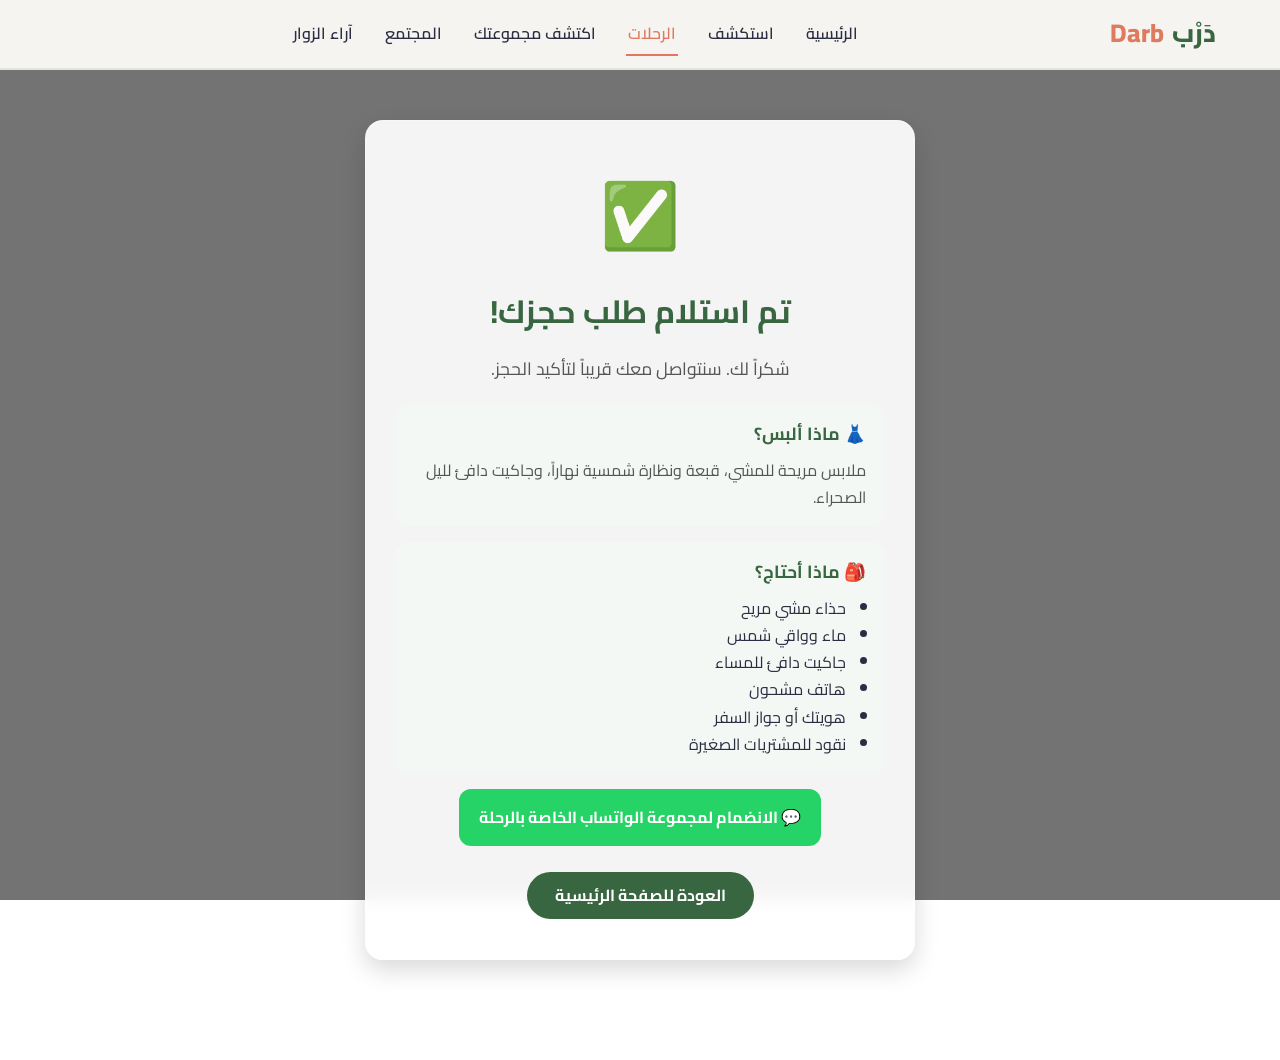
<file: public/confirmation.html>
<!DOCTYPE html>
<html lang="ar" dir="rtl">
<head>
<meta charset="UTF-8">
<meta name="viewport" content="width=device-width, initial-scale=1.0">
<title>تم استلام طلب الحجز | دَرْب</title>
<link rel="stylesheet" href="style.css">
<style>
.confirm-card{max-width:550px;margin:50px auto;text-align:center;padding:40px 30px}
.check-icon{font-size:4rem;margin-bottom:15px}
.confirm-card h2{justify-content:center;font-size:2rem}
.confirm-card p{color:#555;margin-bottom:20px;font-size:1.1rem}
.whatsapp-box{background:#25D366;color:#fff;padding:15px 20px;border-radius:12px;display:inline-block;text-decoration:none;font-weight:700;margin-bottom:26px;transition:transform .2s}
.whatsapp-box:hover{transform:translateY(-2px)}
.info-box{text-align:right;background:#f4f8f4;border-radius:12px;padding:15px 18px;margin-bottom:16px}
.info-box h3{color:var(--primary-color);margin-bottom:8px;font-size:1.1rem}
.info-box ul{padding-right:20px;margin:0}
.info-box p{font-size:1rem;margin:0}
</style>
</head>
<body>
<header>
  <a href="index.html" class="logo">دَرْب <span>Darb</span></a>
  <button class="menu-toggle" aria-label="القائمة" aria-expanded="false">☰</button>
  <nav aria-label="القائمة الرئيسية"><ul><li><a href="index.html">الرئيسية</a></li><li><a href="explore.html">استكشف</a></li><li><a href="trips.html" class="active" aria-current="page">الرحلات</a></li><li><a href="match.html">اكتشف مجموعتك</a></li><li><a href="community.html">المجتمع</a></li><li><a href="feedback.html">آراء الزوار</a></li></ul></nav>
</header>
<main class="container">
  <div class="card confirm-card">
    <div class="check-icon" aria-hidden="true">✅</div>
    <h2>تم استلام طلب حجزك!</h2>
    <p id="sum">شكراً لك. سنتواصل معك قريباً لتأكيد الحجز.</p>
    <div id="addonsBox" class="info-box" style="display:none"></div>
<div id="dressBox" class="info-box"></div>
<div id="bringBox" class="info-box"></div>
    <!-- TODO: استبدلوا الرابط برابط مجموعة الواتساب الحقيقي -->
   <a id="wa" href="https://chat.whatsapp.com/exampleGroupLink123" target="_blank" rel="noopener" class="whatsapp-box">💬 الانضمام لمجموعة الواتساب الخاصة بالرحلة</a>
    <div><a href="index.html" class="btn-primary">العودة للصفحة الرئيسية</a></div>
  </div>
</main>
<script src="script.js"></script>
<script>
const p=new URLSearchParams(location.search),t=DARB_TRIPS[p.get('trip')],n=(p.get('name')||'').trim();
if(t)document.getElementById('sum').textContent='شكراً '+(n||'لك')+'. استلمنا طلب حجز '+(+p.get('seats')||1)+' مقعد في «'+t.title+'» ('+t.date+'). سنتواصل معك لتأكيد الحجز وطريقة الدفع.';
const num=(p.get('trip')||'').replace(/\D/g,'')||'1';
const addons=(p.get('addons')||'').split(',').filter(Boolean);
const addonNames={guide:'🧭 مرشد سياحي',photo:'📸 مصور',car:'🚗 سيارة خاصة'};

const info={
 '1':{dress:'ملابس مريحة للمشي، قبعة ونظارة شمسية نهاراً، وجاكيت دافئ لليل الصحراء.',
      bring:['حذاء مشي مريح','ماء وواقي شمس','جاكيت دافئ للمساء','هاتف مشحون','هويتك أو جواز السفر','نقود للمشتريات الصغيرة']},
 '2':{dress:'لباس محتشم لأنها مواقع دينية: أكتاف وركبتان مغطاة، وحذاء مريح.',
      bring:['وشاح أو شال خفيف','ماء وقبعة','حذاء مريح للمشي','هويتك أو جواز السفر','نقود للمشاغل والمطاعم','هاتف مشحون']},
 '3':{dress:'ملابس خفيفة ومريحة وحذاء مناسب للأدراج والمشي، مع قبعة للشمس.',
      bring:['حذاء مريح للمشي','ماء وواقي شمس','نقود للكنافة والمقاهي','هاتف مشحون','حقيبة صغيرة خفيفة']}
};
const d=info[num]||info['1'];
document.getElementById('dressBox').innerHTML='<h3>👗 ماذا ألبس؟</h3><p>'+d.dress+'</p>';
document.getElementById('bringBox').innerHTML='<h3>🎒 ماذا أحتاج؟</h3><ul>'+d.bring.map(function(i){return '<li>'+i+'</li>'}).join('')+'</ul>';

const chosen=addons.filter(function(a){return addonNames[a]});
if(chosen.length){
  const box=document.getElementById('addonsBox');
  box.style.display='block';
  box.innerHTML='<h3>✅ إضافاتك</h3><ul>'+chosen.map(function(a){return '<li>'+addonNames[a]+'</li>'}).join('')+'</ul>';
}

/* روابط واتساب: استبدلوا REPLACE بروابط مجموعات حقيقية */
const wa={'1':'REPLACE','2':'REPLACE','3':'REPLACE'};
if(wa[num]&&wa[num]!=='REPLACE')document.getElementById('wa').href=wa[num];
</script>
</body></html>
</file>
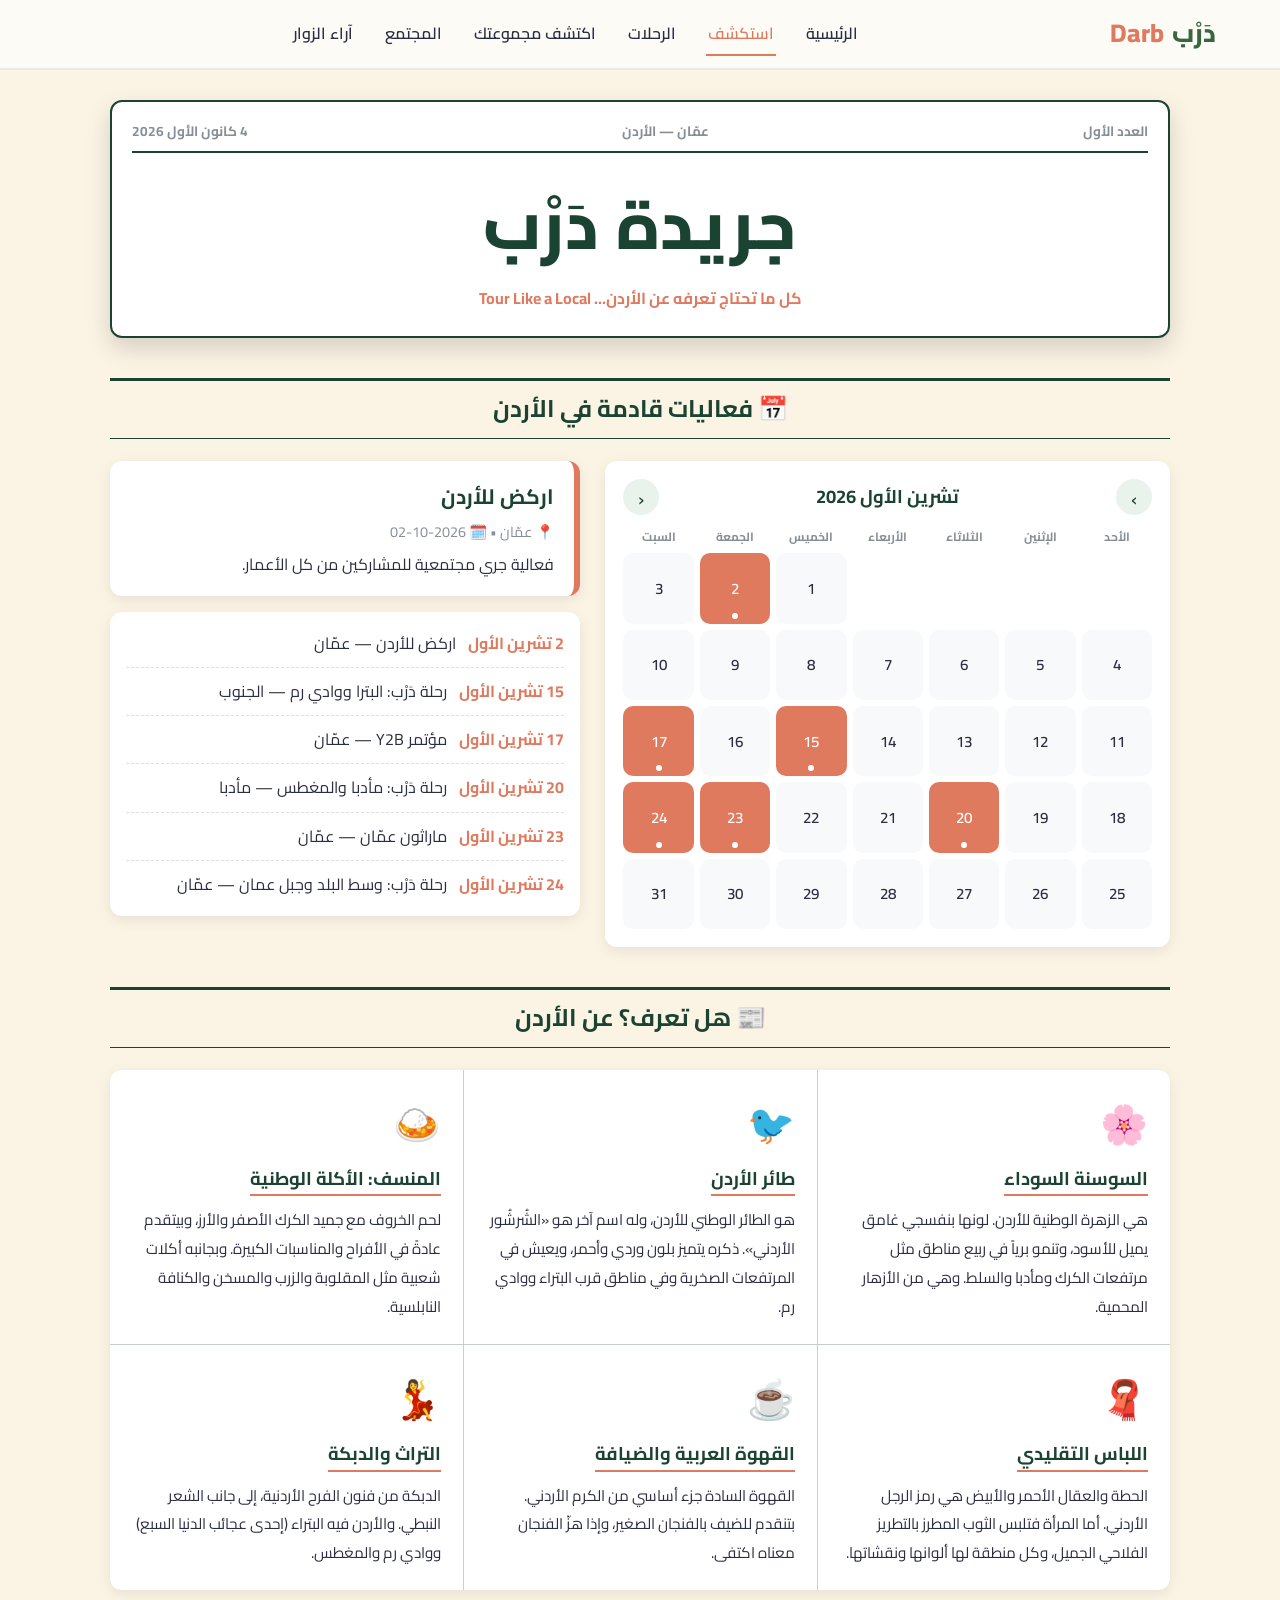
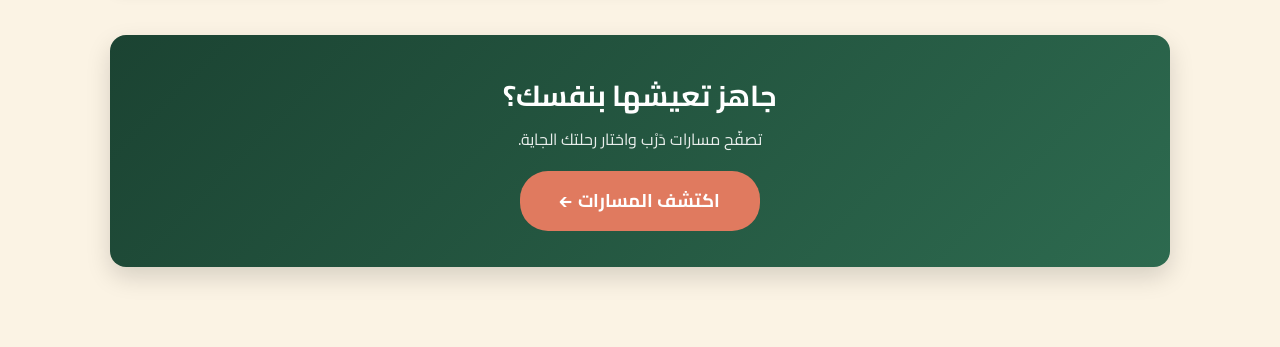
<file: public/explore.html>
<!DOCTYPE html>
<html lang="ar" dir="rtl">
<head>
  <meta charset="UTF-8">
  <meta name="viewport" content="width=device-width, initial-scale=1.0">
  <title>اكتشف | دَرْب</title>

  
  <link rel="stylesheet" href="style.css">
</head>
<body class="darb-explore-page">

  
  <header>
  <a href="index.html" class="logo">دَرْب <span>Darb</span></a>
  <button class="menu-toggle" aria-label="القائمة" aria-expanded="false">☰</button>
  <nav aria-label="القائمة الرئيسية"><ul><li><a href="index.html">الرئيسية</a></li><li><a href="explore.html" class="active" aria-current="page">استكشف</a></li><li><a href="trips.html">الرحلات</a></li><li><a href="match.html">اكتشف مجموعتك</a></li><li><a href="community.html">المجتمع</a></li><li><a href="feedback.html">آراء الزوار</a></li></ul></nav>
</header>

  <main class="darb-ex-wrap">

   
    <section class="darb-ex-masthead">
      <div class="darb-ex-topline">
        <span>العدد الأول</span>
        <span>عمّان — الأردن</span>
        <span id="darb-ex-today"></span>
      </div>
      <h1>جريدة دَرْب</h1>
      <p class="darb-ex-slogan">كل ما تحتاج تعرفه عن الأردن... Tour Like a Local</p>
    </section>

    <!-- =========================================================
         DARB EXPLORE — كاليندر الفعاليات
    ========================================================= -->
    <section class="darb-ex-section">
      <h2 class="darb-ex-heading"><span>📅 فعاليات قادمة في الأردن</span></h2>

      <div class="darb-ex-calendar-layout">

        <!-- الكاليندر -->
        <div class="darb-ex-calendar">
          <div class="darb-ex-cal-head">
            <button id="darb-ex-prev" aria-label="الشهر السابق">›</button>
            <strong id="darb-ex-month-title"></strong>
            <button id="darb-ex-next" aria-label="الشهر التالي">‹</button>
          </div>
          <div class="darb-ex-cal-days">
            <span>الأحد</span><span>الإثنين</span><span>الثلاثاء</span>
            <span>الأربعاء</span><span>الخميس</span><span>الجمعة</span><span>السبت</span>
          </div>
          <div class="darb-ex-cal-grid" id="darb-ex-grid"></div>
        </div>

        <!-- تفاصيل الفعالية + قائمة -->
        <div class="darb-ex-events">
          <div class="darb-ex-detail" id="darb-ex-detail">
            اضغط على يوم فيه نقطة برتقالية لتشوف تفاصيل الفعالية 👆
          </div>
          <ul class="darb-ex-list" id="darb-ex-list"></ul>
        </div>

      </div>
    </section>

   
    <section class="darb-ex-section">
      <h2 class="darb-ex-heading"><span>📰 هل تعرف؟ عن الأردن</span></h2>

      <div class="darb-ex-columns">

        <article class="darb-ex-article">
          <div class="darb-ex-emoji">🌸</div>
          <h3>السوسنة السوداء</h3>
          <p>
            هي الزهرة الوطنية للأردن. لونها بنفسجي غامق يميل للأسود،
            وتنمو برياً في ربيع مناطق مثل مرتفعات الكرك ومأدبا والسلط.
            وهي من الأزهار المحمية.
          </p>
        </article>

        <article class="darb-ex-article">
          <div class="darb-ex-emoji">🐦</div>
          <h3>طائر الأردن</h3>
          <p>
            هو الطائر الوطني للأردن، وله اسم آخر هو «الشُرشُور الأردني».
            ذكره يتميز بلون وردي وأحمر، ويعيش في المرتفعات الصخرية
            وفي مناطق قرب البتراء ووادي رم.
          </p>
        </article>

        <article class="darb-ex-article">
          <div class="darb-ex-emoji">🍛</div>
          <h3>المنسف: الأكلة الوطنية</h3>
          <p>
            لحم الخروف مع جميد الكرك الأصفر والأرز، وبيتقدم عادةً في
            الأفراح والمناسبات الكبيرة. وبجانبه أكلات شعبية مثل
            المقلوبة والزرب والمسخن والكنافة النابلسية.
          </p>
        </article>

        <article class="darb-ex-article">
          <div class="darb-ex-emoji">🧣</div>
          <h3>اللباس التقليدي</h3>
          <p>
            الحطة والعقال الأحمر والأبيض هي رمز الرجل الأردني.
            أما المرأة فتلبس الثوب المطرز بالتطريز الفلاحي الجميل،
            وكل منطقة لها ألوانها ونقشاتها.
          </p>
        </article>

        <article class="darb-ex-article">
          <div class="darb-ex-emoji">☕</div>
          <h3>القهوة العربية والضيافة</h3>
          <p>
            القهوة السادة جزء أساسي من الكرم الأردني. بتنقدم للضيف
            بالفنجان الصغير، وإذا هزّ الفنجان معناه اكتفى.
          </p>
        </article>

        <article class="darb-ex-article">
          <div class="darb-ex-emoji">💃</div>
          <h3>التراث والدبكة</h3>
          <p>
            الدبكة من فنون الفرح الأردنية، إلى جانب الشعر
            النبطي. والأردن فيه البتراء (إحدى عجائب الدنيا
            السبع) ووادي رم والمغطس.
          </p>
        </article>

      </div>
    </section>

   
    <section class="darb-ex-cta">
      <h2>جاهز تعيشها بنفسك؟</h2>
      <p>تصفّح مسارات دَرْب واختار رحلتك الجاية.</p>
      <a href="trips.html" class="darb-ex-cta-btn">اكتشف المسارات ←</a>
    </section>

  </main>

  
  <script src="script.js"></script>
  <script>
    (function () {

  
      var events = [
        {
          date: "2026-10-02",
          title: "اركض للأردن",
          place: "عمّان",
          desc: "فعالية جري مجتمعية للمشاركين من كل الأعمار."
        },
        {
          date: "2026-10-17",   // ⚠️ تاريخ تقريبي: عدّليه
          title: "مؤتمر Y2B",
          place: "عمّان",
          desc: "مؤتمر يجمع الشباب وروّاد الأعمال والمتحدثين الملهمين."
        },
        {
          date: "2026-10-23",   // ⚠️ تاريخ تقريبي: عدّليه
          title: "ماراثون عمّان",
          place: "عمّان",
          desc: "سباق الماراثون السنوي في العاصمة بمسافات مختلفة."
        },
        { date: "2026-10-15", title: "رحلة دَرْب: البترا ووادي رم", place: "الجنوب", desc: "رحلة يومين (15 – 16 أكتوبر). التفاصيل والحجز في صفحة الرحلات." },
        { date: "2026-10-20", title: "رحلة دَرْب: مأدبا والمغطس", place: "مأدبا", desc: "رحلة يوم واحد. التفاصيل والحجز في صفحة الرحلات." },
        { date: "2026-10-24", title: "رحلة دَرْب: وسط البلد وجبل عمان", place: "عمّان", desc: "جولة يوم واحد. التفاصيل والحجز في صفحة الرحلات." }
      ];

      var monthNames = ["كانون الثاني","شباط","آذار","نيسان","أيار","حزيران",
                        "تموز","آب","أيلول","تشرين الأول","تشرين الثاني","كانون الأول"];

     
      var _t = new Date(), _k = fmt(_t.getFullYear(), _t.getMonth(), _t.getDate());
      var upcoming = events.slice().sort(function (a, b) { return a.date < b.date ? -1 : 1; })
        .filter(function (e) { return e.date >= _k; })[0] || events[0];
      var current = new Date(+upcoming.date.slice(0, 4), +upcoming.date.slice(5, 7) - 1, 1);

      var grid   = document.getElementById("darb-ex-grid");
      var title  = document.getElementById("darb-ex-month-title");
      var detail = document.getElementById("darb-ex-detail");
      var list   = document.getElementById("darb-ex-list");

      
      function fmt(y, m, d) {
        return y + "-" + String(m + 1).padStart(2, "0") + "-" + String(d).padStart(2, "0");
      }

      function showDetail(ev) {
        detail.innerHTML =
          "<strong>" + ev.title + "</strong>" +
          "<span>📍 " + ev.place + " • 🗓️ " + ev.date + "</span>" +
          "<p>" + ev.desc + "</p>";
      }

      
      function renderCalendar() {
        var y = current.getFullYear();
        var m = current.getMonth();
        title.textContent = monthNames[m] + " " + y;
        grid.innerHTML = "";

        var firstDay = new Date(y, m, 1).getDay();      // 0 = الأحد
        var daysInMonth = new Date(y, m + 1, 0).getDate();

        // خانات فاضية قبل أول يوم
        for (var i = 0; i < firstDay; i++) {
          grid.appendChild(document.createElement("span"));
        }

        for (var d = 1; d <= daysInMonth; d++) {
          var key = fmt(y, m, d);
          var ev = events.filter(function (e) { return e.date === key; })[0];
          var cell = document.createElement("button");
          cell.type = "button";
          cell.className = "darb-ex-day" + (ev ? " has-event" : "");
          cell.textContent = d;
          if (ev) {
            cell.title = ev.title;
            cell.addEventListener("click", (function (e) {
              return function () { showDetail(e); };
            })(ev));
          }
          grid.appendChild(cell);
        }
      }

      
      function renderList() {
        list.innerHTML = "";
        events.slice().sort(function (a, b) { return a.date < b.date ? -1 : 1; })
          .forEach(function (ev) {
            var li = document.createElement("li");
            var parts = ev.date.split("-");
            li.innerHTML =
              "<b>" + parseInt(parts[2], 10) + " " + monthNames[parseInt(parts[1], 10) - 1] + "</b>" +
              "<span>" + ev.title + " — " + ev.place + "</span>";
            li.addEventListener("click", function () { showDetail(ev); });
            list.appendChild(li);
          });
      }

      document.getElementById("darb-ex-prev").addEventListener("click", function () {
        current = new Date(current.getFullYear(), current.getMonth() - 1, 1);
        renderCalendar();
      });
      document.getElementById("darb-ex-next").addEventListener("click", function () {
        current = new Date(current.getFullYear(), current.getMonth() + 1, 1);
        renderCalendar();
      });

      renderCalendar();
      renderList();
      showDetail(upcoming);

      // تاريخ اليوم في رأس الجريدة
      var now = new Date();
      document.getElementById("darb-ex-today").textContent =
        now.getDate() + " " + monthNames[now.getMonth()] + " " + now.getFullYear();
    })();
  </script>
</body>
</html>
</file>
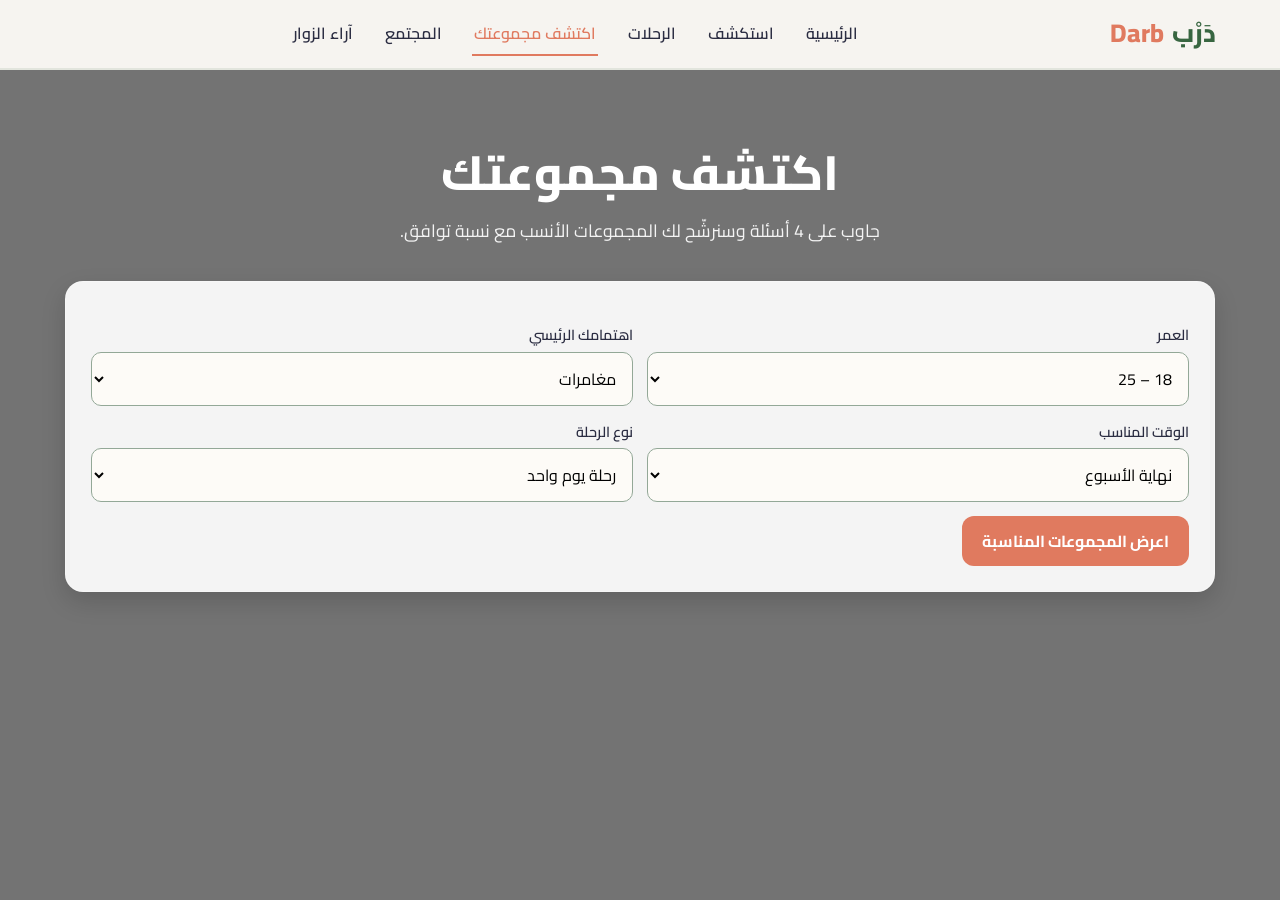
<file: public/match.html>
<!DOCTYPE html>
<html lang="ar" dir="rtl">
<head>
<meta charset="UTF-8">
<meta name="viewport" content="width=device-width, initial-scale=1.0">
<title>اكتشف مجموعتك | دَرْب</title>
<link rel="stylesheet" href="style.css">
</head>
<body>
<header>
  <a href="index.html" class="logo">دَرْب <span>Darb</span></a>
  <button class="menu-toggle" aria-label="القائمة" aria-expanded="false">☰</button>
  <nav aria-label="القائمة الرئيسية"><ul><li><a href="index.html">الرئيسية</a></li><li><a href="explore.html">استكشف</a></li><li><a href="trips.html">الرحلات</a></li><li><a href="match.html" class="active" aria-current="page">اكتشف مجموعتك</a></li><li><a href="community.html">المجتمع</a></li><li><a href="feedback.html">آراء الزوار</a></li></ul></nav>
</header>
<main class="page">
  <section class="hero"><h1>اكتشف مجموعتك</h1><p>جاوب على 4 أسئلة وسنرشّح لك المجموعات الأنسب مع نسبة توافق.</p></section>
  <section class="card" id="quiz"><div class="form">
    <div><label for="qa">العمر</label><select id="qa"><option value="0">18 – 25</option><option value="1">26 – 35</option><option value="2">36 – 50</option><option value="3">أكثر من 50</option></select></div>
    <div><label for="qi">اهتمامك الرئيسي</label><select id="qi"></select></div>
    <div><label for="qt">الوقت المناسب</label><select id="qt"><option value="weekend">نهاية الأسبوع</option><option value="weekday">أيام الأسبوع</option><option value="flex">مرن</option></select></div>
    <div><label for="qy">نوع الرحلة</label><select id="qy"><option value="day">رحلة يوم واحد</option><option value="multi">رحلة عدة أيام</option><option value="walk">جولة مشي</option></select></div>
    <div class="full"><button type="button" class="btn accent" id="run">اعرض المجموعات المناسبة</button></div>
  </div></section>
  <section class="grid" id="res" aria-live="polite" style="margin-top:24px"></section>
</main>
<script src="script.js"></script>
<script>
const cats=[...new Set(DARB_GROUPS.map(g=>g.cat))];
document.getElementById('qi').innerHTML=cats.map(c=>`<option>${c}</option>`).join('');
const has=(arr,v)=>arr?(arr.includes(v)?20:0):10;
document.getElementById('run').onclick=()=>{
  const a=+qa.value,t=qt.value,y=qy.value,i=qi.value;
  let extra=[];try{extra=JSON.parse(localStorage.getItem('extra')||'[]')}catch(e){}
  const top=DARB_GROUPS.concat(extra).map(g=>({g,s:(g.cat===i?40:0)+has(g.age,a)+(g.time&&!g.time.includes(t)&&t!=='flex'&&!g.time.includes('flex')?0:(g.time?20:10))+has(g.type,y)}))
    .sort((x,z)=>z.s-x.s).slice(0,3);
  res.innerHTML=top.map(({g,s})=>`<article class="card group"><div class="group-top"><div class="ico" aria-hidden="true">${g.icon||'🧭'}</div>
   <div><h3></h3><span class="tag">${g.cat}</span></div></div><span class="darb-home-match" style="align-self:flex-start">توافق ${s}%</span>
   <p></p><a class="btn" href="join.html?g=${g.id}">انضم للمجموعة</a></article>`).join('');
  [...res.children].forEach((c,k)=>{c.querySelector('h3').textContent=top[k].g.name;c.querySelector('p').textContent=top[k].g.desc});
  res.scrollIntoView({behavior:'smooth'});
};
</script>
</body></html>
</file>
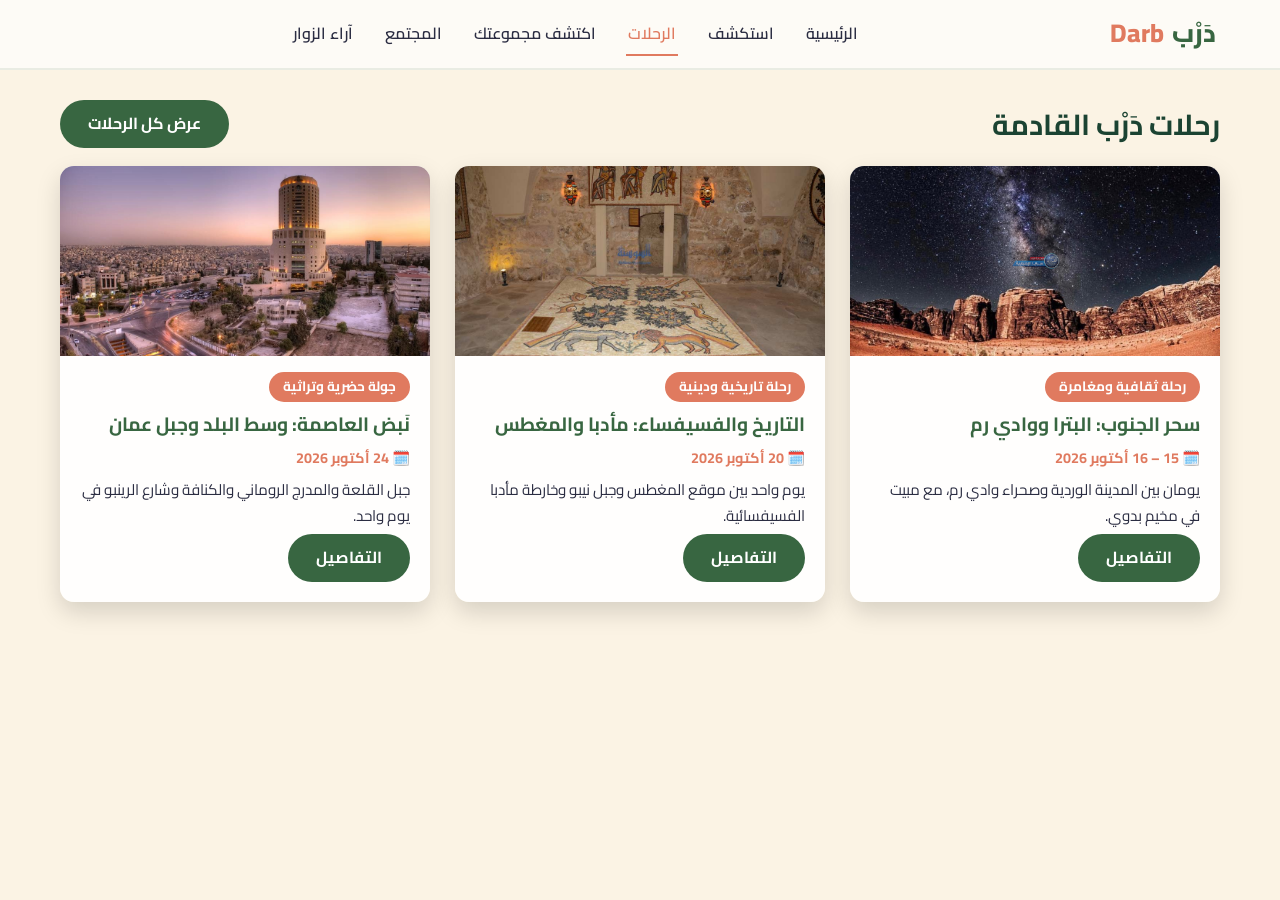
<file: public/trips.html>
<!DOCTYPE html>
<html lang="ar" dir="rtl">
<head>
<meta charset="UTF-8">
<meta name="viewport" content="width=device-width, initial-scale=1.0">
<title>الرحلات | دَرْب</title>
<link rel="stylesheet" href="style.css">
</head>
<body class="darb-home-page">
<header>
  <a href="index.html" class="logo">دَرْب <span>Darb</span></a>
  <button class="menu-toggle" aria-label="القائمة" aria-expanded="false">☰</button>
  <nav aria-label="القائمة الرئيسية"><ul><li><a href="index.html">الرئيسية</a></li><li><a href="explore.html">استكشف</a></li><li><a href="trips.html" class="active" aria-current="page">الرحلات</a></li><li><a href="match.html">اكتشف مجموعتك</a></li><li><a href="community.html">المجتمع</a></li><li><a href="feedback.html">آراء الزوار</a></li></ul></nav>
</header>
<main class="container">
  <div class="trips-bar"><h1>رحلات دَرْب القادمة</h1><a href="trips.html" class="btn-primary" id="all" hidden>عرض كل الرحلات</a></div>
  <p id="filterNote" class="notice" hidden></p>
  <section class="darb-home-trips" id="trips" style="margin-top:18px"></section>
  <p id="none" class="card" hidden>لا توجد رحلات مطابقة لبحثك حالياً. جرّب كلمة أخرى أو <a href="trips.html">اعرض كل الرحلات</a>.</p>
</main>
<script src="script.js"></script>
<script>
const P=new URLSearchParams(location.search),q=(P.get('q')||'').trim(),d=P.get('date')||'',it=P.get('interest')||'';
const names={hidden:'كنوز مخفية',nature:'طبيعة',history:'تاريخ',food:'أكل محلي',adventure:'مغامرة'};
const list=Object.values(DARB_TRIPS).filter(t=>
  (!q||(t.title+' '+t.kw).includes(q))&&(!d||(d>=t.start&&d<=t.end))&&(!it||t.ints.includes(it)));
const box=document.getElementById('trips');
box.innerHTML=list.map(t=>`<article class="darb-home-trip-card"><img src="${t.img}" alt="${t.title}" loading="lazy">
 <div class="darb-home-trip-body"><span class="darb-home-tag">${t.badge}</span><h3>${t.title}</h3><span class="trip-date">🗓️ ${t.date}</span><p>${t.desc}</p>
 <a class="btn-primary" href="${t.page}">التفاصيل</a></div></article>`).join('');
document.getElementById('none').hidden=list.length>0;
if(q||d||it){const n=document.getElementById('filterNote');n.hidden=false;document.getElementById('all').hidden=false;
 n.textContent='نتائج البحث: '+[q&&('«'+q+'»'),d&&('تاريخ '+d),it&&names[it]].filter(Boolean).join(' • ');}
</script>
</body></html>
</file>
<file: public/style.css>
@import url('https://fonts.googleapis.com/css2?family=Cairo:wght@400;600;700;800&family=Plus+Jakarta+Sans:wght@500;700&display=swap');

:root {
  --primary-color: #386641;
  --primary-hover: #2A5235;
  --secondary-color: #E07A5F;
  --secondary-hover: #D96B43;
  --bg-color: #FDFBF7;
  --card-bg: rgba(255, 255, 255, 0.92);  
  --text-color: #2B2D42;
  --accent-soft: #93A897;
  --shadow: 0 10px 25px rgba(0, 0, 0, 0.15);
}

* {
  box-sizing: border-box;
  margin: 0;
  padding: 0;
  font-family: 'Cairo', 'Plus Jakarta Sans', sans-serif;
}

body {
  margin: 0;
  padding: 0;
  padding-bottom: 50px;
  direction: rtl;
  line-height: 1.7;
  color: var(--text-color);
  min-height: 100vh;
  
  background-image: linear-gradient(rgba(0, 0, 0, 0.55), rgba(0, 0, 0, 0.55)), 
                    url('https://images.unsplash.com/photo-1548013146-72479768bada?auto=format&fit=crop&w=1920&q=80');
  background-size: cover;
  background-position: center;
  background-attachment: fixed;
  background-repeat: no-repeat;
}



header {
  background-color: rgba(253, 251, 247, 0.95);
  backdrop-filter: blur(8px);
  border-bottom: 2px solid rgba(56, 102, 65, 0.1);
  padding: 12px 5%;
  display: flex;
  justify-content: space-between;   
  align-items: center;
  gap: 24px;
  position: sticky;
  top: 0;
  z-index: 1000;
}

.logo {
  font-size: 1.6rem;
  font-weight: 800;
  color: var(--primary-color);
  display: flex;
  align-items: center;
  gap: 8px;
  text-decoration: none;
}

.logo span {
  color: var(--secondary-color);
}


header nav {
  flex: 1;
}

nav ul {
  display: flex;
  justify-content: center;
  align-items: center;
  list-style: none;
  gap: 28px;
}

nav a {
  position: relative;
  padding: 6px 2px;
  text-decoration: none;
  color: var(--text-color);
  font-weight: 600;
  transition: color 0.3s;
}


nav a::after {
  content: '';
  position: absolute;
  right: 0;
  bottom: -2px;
  width: 0;
  height: 2px;
  background-color: var(--secondary-color);
  transition: width 0.3s;
}

nav a:hover, nav a.active {
  color: var(--secondary-color);
}

nav a:hover::after, nav a.active::after {
  width: 100%;
}

.btn-login {
  background-color: var(--primary-color);
  color: white;
  padding: 8px 22px;
  border-radius: 20px;
  text-decoration: none;
  font-weight: 700;
  white-space: nowrap;
  transition: background 0.3s;
}

.btn-login:hover {
  background-color: var(--primary-hover);
}

/* hamburger button: hidden on desktop */
.menu-toggle {
  display: none;
  background: none;
  border: 0;
  cursor: pointer;
  font-size: 1.8rem;
  line-height: 1;
  color: var(--primary-color);
}

/* phones and small tablets: links collapse under the header */
@media (max-width: 860px) {
  body.trip-page { background-attachment: scroll !important; }
  header {
    flex-wrap: wrap;
  }
  .menu-toggle {
    display: block;
    order: 2;
    margin-inline-start: auto;
  }
  .btn-login {
    order: 3;
  }
  header nav {
    display: none;
    order: 4;
    flex-basis: 100%;
  }
  header nav.open {
    display: block;
  }
  nav ul {
    flex-direction: column;
    align-items: stretch;
    gap: 0;
  }
  nav li a {
    display: block;
    padding: 12px 4px;
    border-top: 1px solid rgba(56, 102, 65, 0.1);
  }
  nav a::after {
    display: none;
  }
}

/* ================= NAV BAR END ================= */

.hero-trip {
  position: relative;
  min-height: 380px;
  display: flex;
  flex-direction: column;
  justify-content: center;
  align-items: center;
  text-align: center;
  padding: 40px 20px;
  background-size: cover;
  background-position: center;
  background-repeat: no-repeat;
  color: white;
  border-bottom-left-radius: 24px;
  border-bottom-right-radius: 24px;
  overflow: hidden;
  margin-bottom: 30px;
}

.hero-trip::before {
  content: '';
  position: absolute;
  top: 0;
  right: 0;
  bottom: 0;
  left: 0;
  background: linear-gradient(180deg, rgba(0, 0, 0, 0.4) 0%, rgba(0, 0, 0, 0.75) 100%);
  z-index: 1;
}

.hero-trip * {
  position: relative;
  z-index: 2;
}

.hero-petra {
  background-image: url('images/wadirum.jpg.jpg');
  background-size: cover;
    background-position: center;
    background-repeat: no-repeat;
}

.hero-madaba {
  background-image: url('images/madaba.jpg.jpg');
  background-size: cover;
    background-position: center;
    background-repeat: no-repeat;

}

.hero-amman {
  background-image: url('images/amman.jpg.jpg');
 background-size: cover;
    background-position: center;
    background-repeat: no-repeat; 
}

.hero-trip h1 {
  font-size: 2.4rem;
  color: #FFFFFF;
  margin-bottom: 10px;
  text-shadow: 0 2px 8px rgba(0, 0, 0, 0.5);
}

.trip-badge {
  display: inline-block;
  background-color: var(--secondary-color);
  color: white;
  padding: 4px 15px;
  border-radius: 15px;
  font-size: 0.9rem;
  font-weight: 600;
  margin-bottom: 12px;
}

.container {
  max-width: 1200px;
  margin: 30px auto;
  padding: 0 20px;
}

.interactive-section {
  display: grid;
  grid-template-columns: 2fr 1fr;
  gap: 25px;
  margin-bottom: 40px;
}

@media (max-width: 900px) {
  .interactive-section {
    grid-template-columns: 1fr;
  }
}

.card {
  background-color: var(--card-bg);
  backdrop-filter: blur(10px);
  border-radius: 18px;
  padding: 25px;
  box-shadow: var(--shadow);
  border: 1px solid rgba(255, 255, 255, 0.3);
}

.card h2 {
  color: var(--primary-color);
  font-size: 1.4rem;
  margin-bottom: 15px;
  display: flex;
  align-items: center;
  gap: 10px;
}

#map {
  height: 380px !important;
  min-height: 350px;
  width: 100%;
  border-radius: 12px;
  z-index: 1;
}

.leaflet-popup-content-wrapper {
  border-radius: 10px;
  font-family: 'Cairo', sans-serif;
  direction: rtl;
  text-align: right;
}

.weather-card {
  background: linear-gradient(135deg, rgba(56, 102, 65, 0.95) 0%, rgba(42, 82, 53, 0.95) 100%);
  color: white;
  display: flex;
  flex-direction: column;
  justify-content: space-between;
}

.weather-card h2 {
  color: white;
}

.weather-info {
  text-align: center;
  margin: 15px 0;
}

.weather-temp {
  font-size: 3rem;
  font-family: 'Plus Jakarta Sans', sans-serif;
  font-weight: 700;
  line-height: 1;
}

.weather-icon {
  font-size: 3.5rem;
  margin: 10px 0;
}

.weather-desc {
  font-size: 1.1rem;
  opacity: 0.9;
}

.weather-forecast {
  display: flex;
  justify-content: space-around;
  background: rgba(255, 255, 255, 0.15);
  padding: 12px;
  border-radius: 12px;
  margin-top: 15px;
}

.forecast-day {
  text-align: center;
  font-size: 0.85rem;
}

.forecast-day span {
  display: block;
  font-family: 'Plus Jakarta Sans', sans-serif;
  font-weight: 700;
}

.itinerary-section {
  margin-top: 20px;
}

.day-block {
  margin-bottom: 30px;
}

.day-header {
  background-color: var(--primary-color);
  color: white;
  padding: 10px 20px;
  border-radius: 10px;
  font-size: 1.2rem;
  font-weight: 700;
  margin-bottom: 15px;
  display: inline-block;
}

.timeline {
  display: flex;
  flex-direction: column;
  gap: 15px;
  position: relative;
  padding-right: 20px;
  border-right: 3px solid var(--secondary-color);
}

.timeline-item {
  background: var(--card-bg);
  backdrop-filter: blur(10px);
  padding: 15px 20px;
  border-radius: 12px;
  box-shadow: var(--shadow);
  position: relative;
}

.timeline-item::before {
  content: '';
  position: absolute;
  right: -28px;
  top: 20px;
  width: 12px;
  height: 12px;
  background-color: var(--secondary-color);
  border-radius: 50%;
  border: 3px solid white;
}

.time-tag {
  color: var(--secondary-color);
  font-weight: 700;
  font-size: 0.95rem;
  margin-bottom: 5px;
}

.timeline-item h3 {
  color: var(--primary-color);
  font-size: 1.1rem;
  margin-bottom: 5px;
}

.action-box {
  text-align: center;
  margin-top: 40px;
}

.btn-book {
  background-color: var(--secondary-color);
  color: white;
  padding: 14px 40px;
  border-radius: 25px;
  font-size: 1.2rem;
  font-weight: 700;
  text-decoration: none;
  display: inline-block;
  box-shadow: 0 5px 15px rgba(224, 122, 95, 0.4);
  transition: transform 0.2s, background 0.3s;
}

.btn-book:hover {
  background-color: var(--secondary-hover);
  transform: translateY(-2px);
}


.hero-home {
  position: relative;
  min-height: 85vh;
  display: flex;
  align-items: center;
  padding: 60px 5%;
  color: white;
  
  background: linear-gradient(180deg, #6d7fb3 0%, #e9a27b 55%, #c9622f 100%);
}


.hero-home::before {
  content: '';
  position: absolute;
  inset: 0;
  background: linear-gradient(270deg, rgba(20, 30, 24, 0.75) 0%, rgba(20, 30, 24, 0.2) 65%, transparent 100%);
}

.hero-home-content {
  position: relative;
  z-index: 1;
  max-width: 640px;
}

.hero-home h1 {
  font-size: clamp(2.2rem, 5.5vw, 3.6rem);
  font-weight: 800;
  line-height: 1.3;
  margin-bottom: 10px;
  text-shadow: 0 2px 10px rgba(0, 0, 0, 0.4);
}

.hero-home h1 em {
  font-style: normal;
  color: #F2A07B;
}

.hero-home .en-line {
  direction: ltr;
  text-align: right;
  font-family: 'Plus Jakarta Sans', sans-serif;
  opacity: 0.9;
  margin-bottom: 8px;
}

.hero-home .lead {
  max-width: 520px;
  margin-bottom: 24px;
}

/* mini search bar */
.mini-search {
  display: flex;
  align-items: center;
  gap: 10px;
  max-width: 620px;
  padding: 8px 10px;
  background: white;
  border-radius: 40px;
  box-shadow: var(--shadow);
}

.mini-search input {
  min-width: 0;
  border: 0;
  outline: 0;
  background: transparent;
  color: var(--text-color);
  font-size: 1rem;
}

.mini-search .field-place {
  flex: 1;
  padding: 0 14px;
}

.mini-search .field-date {
  padding: 0 10px;
  border-right: 1px solid rgba(43, 45, 66, 0.15);
}

.mini-search button {
  padding: 10px 26px;
  border: 0;
  border-radius: 30px;
  background: var(--secondary-color);
  color: white;
  font-weight: 700;
  font-size: 1rem;
  cursor: pointer;
  transition: background 0.3s;
}

.mini-search button:hover {
  background: var(--secondary-hover);
}


.chips {
  display: flex;
  flex-wrap: wrap;
  gap: 10px;
  margin-top: 18px;
  list-style: none;
}

.chips a {
  display: inline-block;
  padding: 5px 18px;
  border-radius: 20px;
  background: rgba(244, 234, 225, 0.92);
  color: var(--text-color);
  font-size: 0.9rem;
  font-weight: 600;
  text-decoration: none;
  transition: background 0.3s, color 0.3s;
}

.chips a:hover {
  background: var(--primary-color);
  color: white;
}

/* about us: uses the existing .card, this only adds the layout */
.about-grid {
  display: grid;
  grid-template-columns: 1.2fr 1fr;
  gap: 30px;
}

.about-grid p {
  margin-bottom: 18px;
}

.about-points {
  display: grid;
  gap: 14px;
  align-content: center;
  list-style: none;
}

.about-points li {
  padding: 14px 18px;
  background: white;
  border-radius: 12px;
  border-right: 5px solid var(--secondary-color);
}

.about-points strong {
  display: block;
  color: var(--primary-color);
}

.btn-primary {
  display: inline-block;
  padding: 10px 28px;
  border-radius: 24px;
  background: var(--primary-color);
  color: white;
  font-weight: 700;
  text-decoration: none;
  transition: background 0.3s;
}

.btn-primary:hover {
  background: var(--primary-hover);
}

@media (max-width: 860px) {
  .hero-home { min-height: auto; }
  .mini-search { flex-wrap: wrap; border-radius: 20px; }
  .mini-search .field-place { flex-basis: 100%; padding: 6px 14px; }
  .mini-search .field-date { border: 0; }
  .mini-search button { margin-right: auto; }
  .about-grid { grid-template-columns: 1fr; }
}

.darb-home-title {
  color: #fff;
  font-size: 1.8rem;
  margin: 40px 0 18px;
  text-shadow: 0 2px 8px rgba(0, 0, 0, 0.5);
}


.darb-home-about {
  margin-top: -40px;
  position: relative;
  z-index: 2;
}


.darb-home-row {
  display: grid;
  grid-template-columns: 2fr 1fr;
  gap: 25px;
  margin-top: 30px;
}

.darb-home-group-card {
  display: flex;
  flex-direction: column;
  align-items: flex-start;
  justify-content: center;
  gap: 12px;
  border-right: 6px solid var(--secondary-color);
}

.darb-home-tag {
  background: var(--secondary-color);
  color: #fff;
  padding: 3px 14px;
  border-radius: 15px;
  font-size: 0.85rem;
  font-weight: 700;
}

/* Trips grid */
.darb-home-trips {
  display: grid;
  grid-template-columns: repeat(3, 1fr);
  gap: 25px;
}

.darb-home-trip-card {
  background: var(--card-bg);
  border-radius: 14px;
  overflow: hidden;
  box-shadow: var(--shadow);
  transition: transform 0.25s;
}

.darb-home-trip-card:hover {
  transform: translateY(-5px);
}

.darb-home-trip-card img {
  width: 100%;
  height: 190px;
  object-fit: cover;
  display: block;
}

.darb-home-trip-body {
  padding: 16px 20px 20px;
  display: flex;
  flex-direction: column;
  align-items: flex-start;
  gap: 6px;
}

.darb-home-trip-body h3 {
  color: var(--primary-color);
  font-size: 1.2rem;
}


.darb-home-match {
  background: var(--primary-color);
  color: #fff;
  padding: 2px 12px;
  border-radius: 12px;
  font-size: 0.8rem;
  font-weight: 700;
}


.darb-home-social {
  display: flex;
  flex-wrap: wrap;
  justify-content: center;
  gap: 16px;
  margin-top: 45px;
}

.darb-home-social a {
  background: rgba(255, 255, 255, 0.92);
  color: var(--primary-color);
  padding: 10px 26px;
  border-radius: 24px;
  font-weight: 700;
  text-decoration: none;
  transition: background 0.3s, color 0.3s;
}

.darb-home-social a:hover {
  background: var(--secondary-color);
  color: #fff;
}


@media (max-width: 900px) {
  .darb-home-row { grid-template-columns: 1fr; }
  .darb-home-trips { grid-template-columns: 1fr; }
  .darb-home-about { margin-top: 20px; }
}



.darb-home-page {
  background: #FBF3E4;      
}


.darb-home-page .hero-home {
  background: linear-gradient(135deg, #1B4332 0%, #2D6A4F 60%, #40916C 100%);
}


.darb-home-page .darb-home-title {
  color: #1B4332;
  text-shadow: none;
}


.darb-home-page .darb-home-social a {
  background: #fff;
  box-shadow: 0 4px 12px rgba(0, 0, 0, 0.08);
}



.darb-explore-page {
  background: #FBF3E4;
}

.darb-ex-wrap {
  max-width: 1100px;
  margin: 30px auto;
  padding: 0 20px;
}


.darb-ex-masthead {
  text-align: center;
  background: #fff;
  border: 2px solid #1B4332;
  border-radius: 12px;
  padding: 18px 20px 24px;
  box-shadow: var(--shadow);
}

.darb-ex-topline {
  display: flex;
  justify-content: space-between;
  border-bottom: 2px double #1B4332;
  padding-bottom: 8px;
  font-size: 0.85rem;
  font-weight: 700;
  color: #868E96;
}

.darb-ex-masthead h1 {
  font-size: clamp(2.4rem, 7vw, 4.2rem);
  font-weight: 800;
  color: #1B4332;
  margin: 14px 0 4px;
  letter-spacing: 1px;
}

.darb-ex-slogan {
  color: var(--secondary-color);
  font-weight: 700;
}


.darb-ex-section {
  margin-top: 40px;
}

.darb-ex-heading {
  text-align: center;
  border-top: 3px solid #1B4332;
  border-bottom: 1px solid #1B4332;
  padding: 8px 0;
  margin-bottom: 22px;
  color: #1B4332;
  font-size: 1.5rem;
}


.darb-ex-calendar-layout {
  display: grid;
  grid-template-columns: 1.2fr 1fr;
  gap: 25px;
}

.darb-ex-calendar,
.darb-ex-detail,
.darb-ex-list {
  background: #fff;
  border-radius: 12px;
  box-shadow: 0 4px 14px rgba(0, 0, 0, 0.08);
}

.darb-ex-calendar {
  padding: 18px;
}

.darb-ex-cal-head {
  display: flex;
  justify-content: space-between;
  align-items: center;
  margin-bottom: 12px;
  color: #1B4332;
  font-size: 1.15rem;
}

.darb-ex-cal-head button {
  width: 36px;
  height: 36px;
  border: 0;
  border-radius: 50%;
  background: #EAF2EC;
  color: #1B4332;
  font-size: 1.3rem;
  cursor: pointer;
}

.darb-ex-cal-head button:hover {
  background: var(--primary-color);
  color: #fff;
}

.darb-ex-cal-days,
.darb-ex-cal-grid {
  display: grid;
  grid-template-columns: repeat(7, 1fr);
  gap: 6px;
  text-align: center;
}

.darb-ex-cal-days span {
  font-size: 0.75rem;
  font-weight: 700;
  color: #868E96;
  padding-bottom: 6px;
}

.darb-ex-day {
  position: relative;
  aspect-ratio: 1 / 1;
  border: 0;
  border-radius: 10px;
  background: #F8F9FA;
  color: var(--text-color);
  font-weight: 600;
  font-size: 0.95rem;
  cursor: default;
}

.darb-ex-day.has-event {
  background: var(--secondary-color);
  color: #fff;
  cursor: pointer;
}

.darb-ex-day.has-event:hover {
  background: var(--secondary-hover);
}

.darb-ex-day.has-event::after {
  content: '';
  position: absolute;
  bottom: 5px;
  left: 50%;
  transform: translateX(-50%);
  width: 6px;
  height: 6px;
  border-radius: 50%;
  background: #fff;
}

.darb-ex-detail {
  padding: 18px 20px;
  border-right: 6px solid var(--secondary-color);
  display: flex;
  flex-direction: column;
  gap: 6px;
}

.darb-ex-detail strong {
  color: #1B4332;
  font-size: 1.3rem;
}

.darb-ex-detail span {
  color: #868E96;
  font-size: 0.9rem;
}

.darb-ex-list {
  list-style: none;
  margin-top: 16px;
  padding: 8px 16px;
}

.darb-ex-list li {
  display: flex;
  gap: 12px;
  align-items: center;
  padding: 10px 0;
  border-bottom: 1px dashed rgba(0, 0, 0, 0.12);
  cursor: pointer;
}

.darb-ex-list li:last-child {
  border-bottom: 0;
}

.darb-ex-list li b {
  min-width: 90px;
  color: var(--secondary-color);
}

.darb-ex-list li:hover span {
  color: var(--primary-color);
}


.darb-ex-columns {
  display: grid;
  grid-template-columns: repeat(3, 1fr);
  gap: 0;
  background: #fff;
  border-radius: 12px;
  box-shadow: 0 4px 14px rgba(0, 0, 0, 0.08);
  overflow: hidden;
}

.darb-ex-article {
  padding: 22px;
  border-left: 1px solid rgba(27, 67, 50, 0.25);
  border-bottom: 1px solid rgba(27, 67, 50, 0.25);
}

.darb-ex-article:nth-child(3n) { border-left: 0; }
.darb-ex-article:nth-last-child(-n+3) { border-bottom: 0; }

.darb-ex-emoji {
  font-size: 2.4rem;
  margin-bottom: 6px;
}

.darb-ex-article h3 {
  color: #1B4332;
  font-size: 1.15rem;
  border-bottom: 2px solid var(--secondary-color);
  display: inline-block;
  margin-bottom: 10px;
}

.darb-ex-article p {
  font-size: 0.95rem;
  line-height: 1.9;
}


.darb-ex-cta {
  margin-top: 45px;
  text-align: center;
  background: linear-gradient(135deg, #1B4332 0%, #2D6A4F 100%);
  color: #fff;
  border-radius: 16px;
  padding: 36px 20px;
  box-shadow: var(--shadow);
}

.darb-ex-cta h2 {
  font-size: 1.8rem;
  margin-bottom: 6px;
}

.darb-ex-cta p {
  opacity: 0.9;
  margin-bottom: 18px;
}

.darb-ex-cta-btn {
  display: inline-block;
  padding: 14px 40px;
  border-radius: 28px;
  background: var(--secondary-color);
  color: #fff;
  font-size: 1.15rem;
  font-weight: 700;
  text-decoration: none;
  transition: transform 0.2s, background 0.3s;
}

.darb-ex-cta-btn:hover {
  background: var(--secondary-hover);
  transform: translateY(-2px);
}


@media (max-width: 900px) {
  .darb-ex-calendar-layout { grid-template-columns: 1fr; }
  .darb-ex-columns { grid-template-columns: 1fr; }
  .darb-ex-article,
  .darb-ex-article:nth-child(3n),
  .darb-ex-article:nth-last-child(-n+3) {
    border-left: 0;
    border-bottom: 1px solid rgba(27, 67, 50, 0.25);
  }
  .darb-ex-article:last-child { border-bottom: 0; }
}

/* ================= shared pages (community / feedback / join / match / trips / booking) ================= */
a:focus-visible, button:focus-visible, input:focus-visible, select:focus-visible, textarea:focus-visible {
  outline: 3px solid var(--secondary-color); outline-offset: 2px;
}
@media (prefers-reduced-motion: reduce) { * { transition: none !important; } }
main.page { width: min(1150px, 92%); margin: 0 auto; }
.hero { text-align: center; color: #fff; padding: 70px 0 35px; }
.hero h1 { font-size: clamp(1.9rem, 5vw, 3rem); font-weight: 800; line-height: 1.35; }
.hero p { max-width: 560px; margin: 12px auto 0; font-size: 1.1rem; opacity: .92; }
.stats { display: flex; justify-content: center; gap: 30px; margin-top: 22px; flex-wrap: wrap; color: #fff; }
.stats b { font-size: 1.5rem; display: block; }
.stats small { opacity: .85; }
.filters { display: flex; gap: 10px; flex-wrap: wrap; justify-content: center; margin: 10px 0 28px; }
.chip { border: 1.5px solid rgba(255,255,255,.7); background: rgba(255,255,255,.12); color: #fff; padding: 7px 18px; border-radius: 30px; font-weight: 600; cursor: pointer; font-size: .95rem; transition: background .3s; }
.chip:hover { background: rgba(255,255,255,.28); }
.chip.on { background: var(--secondary-color); border-color: var(--secondary-color); }
.grid { display: grid; grid-template-columns: repeat(auto-fill, minmax(300px, 1fr)); gap: 22px; }
.group { display: flex; flex-direction: column; gap: 12px; }
.group-top { display: flex; align-items: center; gap: 14px; }
.ico { width: 54px; height: 54px; border-radius: 16px; display: grid; place-items: center; font-size: 1.7rem; background: rgba(56,102,65,.12); flex-shrink: 0; }
.group h3 { font-size: 1.15rem; color: var(--primary-color); line-height: 1.4; }
.tag { font-size: .8rem; color: #5f7a65; font-weight: 700; }
.group p { font-size: .95rem; flex: 1; }
.meta { display: flex; justify-content: space-between; font-size: .85rem; color: #555; border-top: 1px dashed rgba(56,102,65,.25); padding-top: 10px; }
.btn { display: inline-block; text-align: center; text-decoration: none; border: none; cursor: pointer; padding: 10px 20px; border-radius: 12px; font-weight: 700; font-size: 1rem; background: var(--primary-color); color: #fff; transition: background .3s; }
.btn:hover { background: var(--primary-hover); }
.btn.small { padding: 8px 14px; font-size: .9rem; }
.btn.joined { background: transparent; color: var(--primary-color); border: 2px solid var(--primary-color); }
.btn.joined:hover { background: rgba(56,102,65,.08); }
.btn.accent { background: var(--secondary-color); }
.btn.accent:hover { background: var(--secondary-hover); }
.create { margin-top: 40px; }
.create h2 { color: var(--primary-color); margin-bottom: 4px; }
.form { display: grid; grid-template-columns: 1fr 1fr; gap: 14px; margin-top: 16px; }
.form label { display: block; font-weight: 600; font-size: .9rem; margin-bottom: 4px; }
.form input, .form select, .form textarea { width: 100%; padding: 10px 12px; border: 1.5px solid var(--accent-soft); border-radius: 10px; background: var(--bg-color); font-size: 1rem; }
.form .full { grid-column: 1 / -1; }
.empty { text-align: center; color: #fff; grid-column: 1 / -1; padding: 30px; }
#toast { position: fixed; bottom: 25px; left: 50%; transform: translateX(-50%) translateY(20px); background: var(--primary-color); color: #fff; padding: 12px 24px; border-radius: 12px; box-shadow: var(--shadow); opacity: 0; pointer-events: none; transition: .3s; z-index: 2000; }
#toast.show { opacity: 1; transform: translateX(-50%) translateY(0); }
@media (max-width: 640px) { .form { grid-template-columns: 1fr; } .hero { padding-top: 45px; } }

/* feedback */
.stars button { background: none; border: none; font-size: 1.8rem; cursor: pointer; color: #ccc; padding: 0 2px; }
.stars button.on { color: #E9A93B; }
.review { margin-top: 20px; }
.rhead { display: flex; justify-content: space-between; align-items: center; flex-wrap: wrap; gap: 6px; }
.rhead b { color: var(--primary-color); font-size: 1.1rem; }
.rate { color: #E9A93B; letter-spacing: 2px; }
.time { font-size: .8rem; color: #777; }
.media { display: grid; grid-template-columns: repeat(auto-fill, minmax(180px, 1fr)); gap: 10px; margin: 12px 0; }
.media img, .media video, .media iframe { width: 100%; height: 150px; object-fit: cover; border-radius: 12px; border: 0; background: #000; }
.cmts { border-top: 1px dashed rgba(56,102,65,.3); margin-top: 12px; padding-top: 10px; }
.cmt { background: rgba(56,102,65,.07); border-radius: 10px; padding: 8px 12px; margin-bottom: 8px; font-size: .95rem; }
.cmt b { color: var(--primary-color); }
.cform { display: flex; gap: 8px; flex-wrap: wrap; }
.cform input { flex: 1; min-width: 110px; padding: 8px 10px; border: 1.5px solid var(--accent-soft); border-radius: 10px; background: var(--bg-color); }
.prev { display: flex; gap: 8px; flex-wrap: wrap; margin-top: 8px; }
.prev img { width: 70px; height: 70px; object-fit: cover; border-radius: 10px; }
.note { font-size: .8rem; color: #666; margin-top: 4px; }

/* trips page + booking */
.trips-bar { display: flex; justify-content: space-between; align-items: center; flex-wrap: wrap; gap: 10px; margin: 30px 0 18px; }
.trips-bar h1 { color: #1B4332; font-size: 1.8rem; }
.darb-home-trip-body p { font-size: .95rem; }
.trip-date { color: var(--secondary-color); font-weight: 700; font-size: .9rem; }
.booking-card { max-width: 600px; margin: 40px auto; }
.booking-card h2 { justify-content: center; }
.notice { background: rgba(56,102,65,.08); border-radius: 10px; padding: 10px 14px; font-size: .9rem; }

body.trip-page {
  background-size: cover;
  background-position: center;
  background-attachment: fixed;
  background-repeat: no-repeat;
}
body.trip-petra {
  background-image: linear-gradient(rgba(0,0,0,.55), rgba(0,0,0,.55)), url('images/wadirum.jpg.jpg');
}
body.trip-madaba {
  background-image: linear-gradient(rgba(0,0,0,.55), rgba(0,0,0,.55)), url('images/madaba.jpg.jpg');
}
body.trip-amman {
  background-image: linear-gradient(rgba(0,0,0,.55), rgba(0,0,0,.55)), url('images/amman.jpg.jpg');
}

/* الـ hero يصير شفاف فوق نفس الخلفية */
.trip-page .hero-trip {
  background: none;
  border-radius: 0;
  overflow: visible;
}
.trip-page .hero-trip::before {
  display: none;
}

/* عنوان البرنامج يصير أبيض عشان يبان فوق الصورة */
.trip-page .itinerary-section > h2 {
  color: #fff !important;
  text-shadow: 0 2px 8px rgba(0,0,0,.5);
}
</file>
